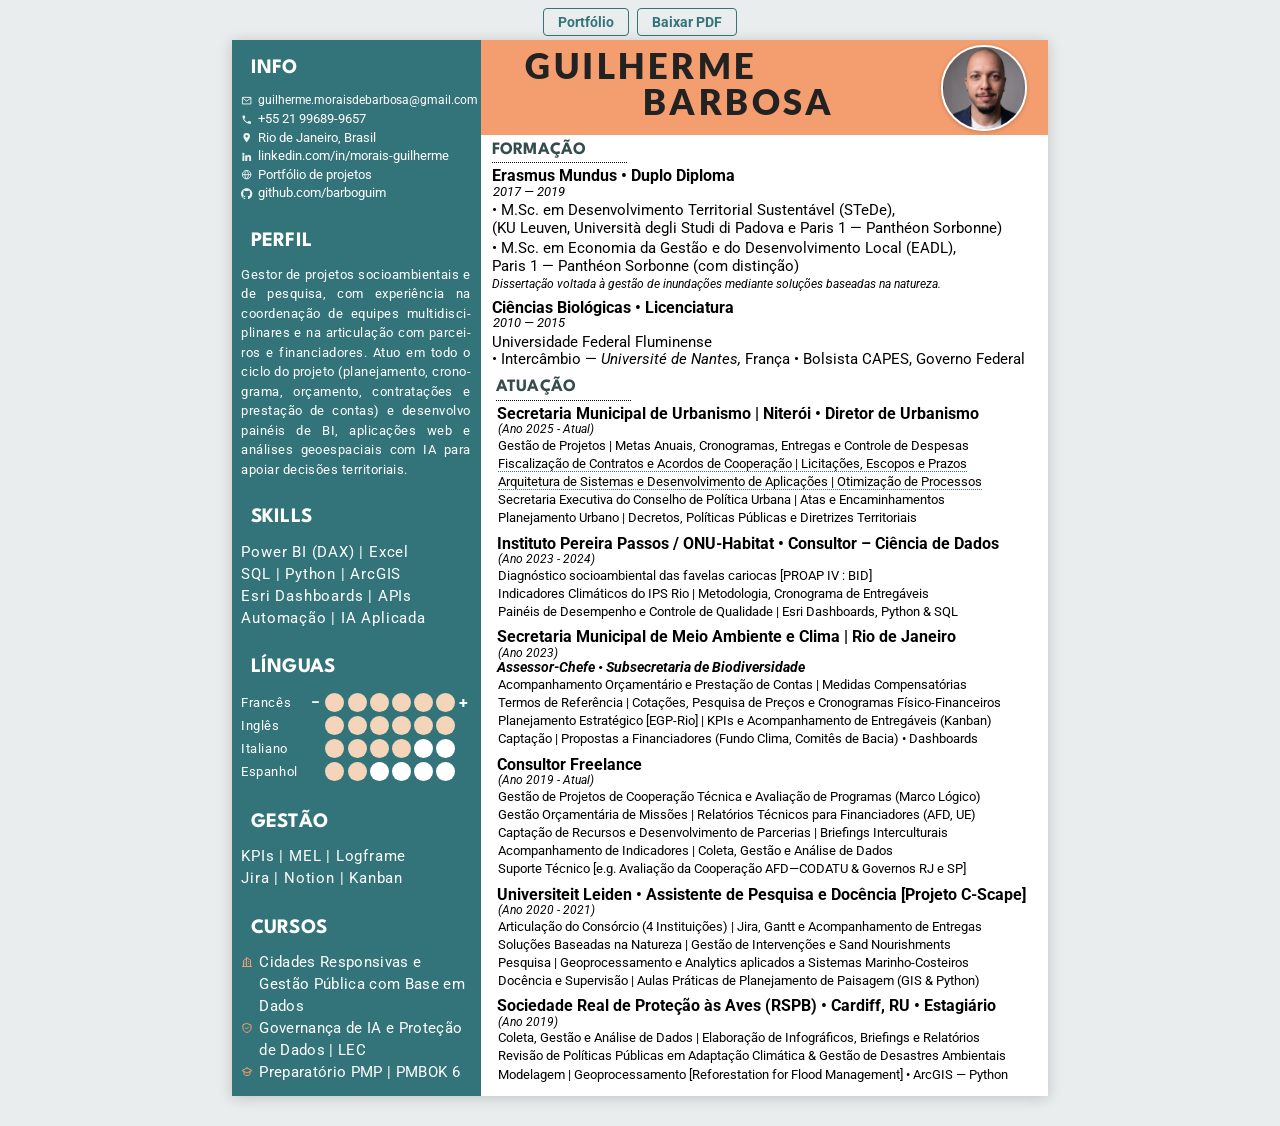
<file: index.html>
<!DOCTYPE html>
<html lang="pt-BR">
<head>
<meta charset="utf-8">
<meta name="viewport" content="width=device-width, initial-scale=1">
<title>Guilherme Barbosa – CV</title>
<meta name="author" content="Guilherme Barbosa">
<meta name="description" content="Currículo de Guilherme Barbosa: gestão de projetos socioambientais e de pesquisa, controle financeiro, contratações e BI.">
<meta name="robots" content="noindex">
<link rel="stylesheet" href="fonts.css">
<link rel="stylesheet" href="style.css">
</head>
<body>
<nav class="toolbar"><a href="projetos.html">Portfólio</a><a href="Guilherme_Barbosa_CV.pdf" download>Baixar PDF</a></nav>

<main class="page">

  <header class="top">
    <h1><span class="first">GUILHERME</span><span class="last">BARBOSA</span></h1>
    <img class="photo" src="foto.jpg" alt="Foto de Guilherme Barbosa" width="400" height="400">
  </header>

  <aside class="side">
    <section>
      <h2>INFO</h2>
      <ul class="info">
        <li><svg class="ic" viewBox="0 0 24 24" aria-hidden="true"><path d="M3 5h18v14H3z" fill="none" stroke="currentColor" stroke-width="2"/><path d="M3 6l9 7 9-7" fill="none" stroke="currentColor" stroke-width="2"/></svg><a href="mailto:guilherme.moraisdebarbosa@gmail.com">guilherme.moraisdebarbosa@gmail.com</a></li>
        <li><svg class="ic" viewBox="0 0 24 24" aria-hidden="true"><path d="M6.6 10.8a15 15 0 006.6 6.6l2.2-2.2a1 1 0 011-.25 11.4 11.4 0 003.6.57 1 1 0 011 1V20a1 1 0 01-1 1A17 17 0 013 4a1 1 0 011-1h3.5a1 1 0 011 1c0 1.25.2 2.45.57 3.57a1 1 0 01-.25 1z" fill="currentColor"/></svg>+55 21 99689-9657</li>
        <li><svg class="ic" viewBox="0 0 24 24" aria-hidden="true"><path d="M12 2a7 7 0 00-7 7c0 5.25 7 13 7 13s7-7.75 7-13a7 7 0 00-7-7zm0 9.5A2.5 2.5 0 1112 6.5a2.5 2.5 0 010 5z" fill="currentColor"/></svg>Rio de Janeiro, Brasil</li>
        <li><svg class="ic" viewBox="0 0 24 24" aria-hidden="true"><path d="M4.98 3.5a2.5 2.5 0 11-.02 5 2.5 2.5 0 01.02-5zM3 9h4v12H3zM9 9h3.8v1.7h.05c.53-1 1.83-2.05 3.77-2.05 4.03 0 4.78 2.65 4.78 6.1V21h-4v-5.6c0-1.34-.03-3.06-1.86-3.06-1.87 0-2.15 1.46-2.15 2.96V21H9z" fill="currentColor"/></svg><a href="https://www.linkedin.com/in/morais-guilherme/">linkedin.com/in/morais-guilherme</a></li>
        <li><svg class="ic" viewBox="0 0 24 24" aria-hidden="true"><circle cx="12" cy="12" r="9" fill="none" stroke="currentColor" stroke-width="2"/><path d="M3 12h18M12 3c2.5 2.7 3.8 5.7 3.8 9s-1.3 6.3-3.8 9c-2.5-2.7-3.8-5.7-3.8-9S9.5 5.7 12 3z" fill="none" stroke="currentColor" stroke-width="2"/></svg><a href="https://barboguim.github.io/cv/projetos.html">Portfólio de projetos</a></li>
        <li><svg class="ic" viewBox="0 0 24 24" aria-hidden="true"><path d="M12 .297c-6.63 0-12 5.373-12 12 0 5.303 3.438 9.8 8.205 11.385.6.113.82-.258.82-.577 0-.285-.01-1.04-.015-2.04-3.338.724-4.042-1.61-4.042-1.61C4.422 18.07 3.633 17.7 3.633 17.7c-1.087-.744.084-.729.084-.729 1.205.084 1.838 1.236 1.838 1.236 1.07 1.835 2.809 1.305 3.495.998.108-.776.417-1.305.76-1.605-2.665-.3-5.466-1.332-5.466-5.93 0-1.31.465-2.38 1.235-3.22-.135-.303-.54-1.523.105-3.176 0 0 1.005-.322 3.3 1.23.96-.267 1.98-.399 3-.405 1.02.006 2.04.138 3 .405 2.28-1.552 3.285-1.23 3.285-1.23.645 1.653.24 2.873.12 3.176.765.84 1.23 1.91 1.23 3.22 0 4.61-2.805 5.625-5.475 5.921.42.36.81 1.096.81 2.22 0 1.606-.015 2.896-.015 3.286 0 .315.21.69.825.57C20.565 22.092 24 17.592 24 12.297c0-6.627-5.373-12-12-12" fill="currentColor"/></svg><a href="https://github.com/barboguim">github.com/barboguim</a></li>
      </ul>
    </section>

    <section>
      <h2>PERFIL</h2>
      <p class="perfil">Gestor de pro&shy;je&shy;tos socio&shy;am&shy;bi&shy;en&shy;tais e de pes&shy;qui&shy;sa, com ex&shy;pe&shy;ri&shy;ên&shy;cia na coor&shy;de&shy;na&shy;ção de equipes mul&shy;ti&shy;dis&shy;ci&shy;pli&shy;na&shy;res e na ar&shy;ti&shy;cu&shy;la&shy;ção com par&shy;cei&shy;ros e fi&shy;nan&shy;ci&shy;a&shy;do&shy;res. Atuo em todo o ciclo do projeto (pla&shy;ne&shy;ja&shy;men&shy;to, cro&shy;no&shy;gra&shy;ma, or&shy;ça&shy;men&shy;to, con&shy;tra&shy;ta&shy;ções e pres&shy;ta&shy;ção de contas) e de&shy;sen&shy;vol&shy;vo painéis de BI, a&shy;pli&shy;ca&shy;ções web e análises ge&shy;o&shy;es&shy;pa&shy;ci&shy;ais com IA para apoiar de&shy;ci&shy;sões ter&shy;ri&shy;to&shy;ri&shy;ais.</p>
    </section>

    <section>
      <h2>SKILLS</h2>
      <ul class="list">
        <li>Power BI (DAX) | Excel</li>
        <li>SQL | Python | ArcGIS</li>
        <li>Esri Dashboards | APIs</li>
        <li>Automação | IA Aplicada</li>
      </ul>
    </section>

    <section>
      <h2>LÍNGUAS</h2>
      <table class="langs">
        <tr><th>Francês</th><td><span class="scale">−</span><i class="on"></i><i class="on"></i><i class="on"></i><i class="on"></i><i class="on"></i><i class="on"></i><span class="scale">+</span></td></tr>
        <tr><th>Inglês</th><td><span class="scale"></span><i class="on"></i><i class="on"></i><i class="on"></i><i class="on"></i><i class="on"></i><i class="on"></i></td></tr>
        <tr><th>Italiano</th><td><span class="scale"></span><i class="on"></i><i class="on"></i><i class="on"></i><i class="on"></i><i></i><i></i></td></tr>
        <tr><th>Espanhol</th><td><span class="scale"></span><i class="on"></i><i class="on"></i><i></i><i></i><i></i><i></i></td></tr>
      </table>
    </section>

    <section>
      <h2>GESTÃO</h2>
      <ul class="list">
        <li>KPIs | MEL | Logframe</li>
        <li>Jira | Notion | Kanban</li>
      </ul>
    </section>

    <section>
      <h2>CURSOS</h2>
      <ul class="list courses">
        <li><svg class="ic" viewBox="0 0 24 24" aria-hidden="true"><path d="M3 21h18M5 21V9l6-4v16M11 21V3l8 5v13M8 12h0M8 16h0M15 11h0M15 15h0" fill="none" stroke="currentColor" stroke-width="2" stroke-linejoin="round" stroke-linecap="round"/></svg><span>Cidades Responsivas e Gestão Pública com Base em Dados</span></li>
        <li><svg class="ic" viewBox="0 0 24 24" aria-hidden="true"><path d="M12 3l8 3v6c0 4.5-3.2 8-8 9-4.8-1-8-4.5-8-9V6zM9 12l2 2 4-4" fill="none" stroke="currentColor" stroke-width="2" stroke-linejoin="round" stroke-linecap="round"/></svg><span>Governança de IA e Proteção de Dados | LEC</span></li>
        <li><svg class="ic" viewBox="0 0 24 24" aria-hidden="true"><path d="M12 4L2 9l10 5 10-5-10-5zM6 11.5V16c0 1.5 2.7 3 6 3s6-1.5 6-3v-4.5" fill="none" stroke="currentColor" stroke-width="2" stroke-linejoin="round" stroke-linecap="round"/></svg><span>Preparatório PMP | PMBOK 6</span></li>
      </ul>
    </section>
  </aside>

  <div class="main">
    <section>
      <h2>FORMAÇÃO</h2>

      <article>
        <h3>Erasmus Mundus • Duplo Diploma</h3>
        <p class="date">2017 — 2019</p>
        <p class="edu"><b>• M.Sc. em Desenvolvimento Territorial Sustentável (STeDe),</b><br>(KU Leuven, Università degli Studi di Padova e Paris 1 — Panthéon Sorbonne)</p>
        <p class="edu"><b>• M.Sc. em Economia da Gestão e do Desenvolvimento Local (EADL),</b><br>Paris 1 — Panthéon Sorbonne (com distinção)</p>
        <p class="note">Dissertação voltada à gestão de inundações mediante soluções baseadas na natureza.</p>
      </article>

      <article>
        <h3>Ciências Biológicas • Licenciatura</h3>
        <p class="date">2010 — 2015</p>
        <p class="edu">Universidade Federal Fluminense<br>• Intercâmbio — <i>Université de Nantes,</i> França • Bolsista CAPES, Governo Federal</p>
      </article>
    </section>

    <section>
      <h2>ATUAÇÃO</h2>

      <article>
        <h3>Secretaria Municipal de Urbanismo | Niterói • Diretor de Urbanismo</h3>
        <p class="date">(Ano 2025 - Atual)</p>
        <ul>
          <li>Gestão de Projetos | Metas Anuais, Cronogramas, Entregas e Controle de Despesas</li>
          <li><span class="tip" tabindex="0">Fiscalização de Contratos e Acordos de Cooperação | Licitações, Escopos e Prazos<span class="pop" role="tooltip"><b>Contratação de Aerolevantamento</b><br>Proc. <a href="https://eciga.niteroi.rj.gov.br/#/processo/5f53372e-d757-4605-97ba-b1538c2ef7a4">9900048348/2024</a> · <i>fiscal do contrato</i><br><b>Contratação do Sistema de Licenciamento Urbanístico</b><br>Proc. <a href="https://eciga.niteroi.rj.gov.br/#/processo/46ca8a66-65f9-4b68-9f87-b5793d051609">9900168216/2025</a> · <i>Termo de Referência, comissão de julgamento e presidência da comissão da prova de conceito</i><br><a href="projetos.html">ver portfólio →</a></span></span></li>
          <li><a class="pl" href="projetos.html">Arquitetura de Sistemas e Desenvolvimento de Aplicações | Otimização de Processos</a></li>
          <li>Secretaria Executiva do Conselho de Política Urbana | Atas e Encaminhamentos</li>
          <li>Planejamento Urbano | Decretos, Políticas Públicas e Diretrizes Territoriais</li>
        </ul>
      </article>

      <article>
        <h3>Instituto Pereira Passos / ONU-Habitat • Consultor – Ciência de Dados</h3>
        <p class="date">(Ano 2023 - 2024)</p>
        <ul>
          <li>Diagnóstico socioambiental das favelas cariocas [PROAP IV : BID]</li>
          <li>Indicadores Climáticos do IPS Rio | Metodologia, Cronograma de Entregáveis</li>
          <li>Painéis de Desempenho e Controle de Qualidade | Esri Dashboards, Python &amp; SQL</li>
        </ul>
      </article>

      <article>
        <h3>Secretaria Municipal de Meio Ambiente e Clima | Rio de Janeiro</h3>
        <p class="date">(Ano 2023)</p>
        <p class="sub">Assessor-Chefe • Subsecretaria de Biodiversidade</p>
        <ul>
          <li>Acompanhamento Orçamentário e Prestação de Contas | Medidas Compensatórias</li>
          <li>Termos de Referência | Cotações, Pesquisa de Preços e Cronogramas Físico-Financeiros</li>
          <li>Planejamento Estratégico [EGP-Rio] | KPIs e Acompanhamento de Entregáveis (Kanban)</li>
          <li>Captação | Propostas a Financiadores (Fundo Clima, Comitês de Bacia) • Dashboards</li>
        </ul>
      </article>

      <article>
        <h3>Consultor Freelance</h3>
        <p class="date">(Ano 2019 - Atual)</p>
        <ul>
          <li>Gestão de Projetos de Cooperação Técnica e Avaliação de Programas (Marco Lógico)</li>
          <li>Gestão Orçamentária de Missões | Relatórios Técnicos para Financiadores (AFD, UE)</li>
          <li>Captação de Recursos e Desenvolvimento de Parcerias | Briefings Interculturais</li>
          <li>Acompanhamento de Indicadores | Coleta, Gestão e Análise de Dados</li>
          <li>Suporte Técnico [e.g. Avaliação da Cooperação AFD—CODATU &amp; Governos RJ e SP]</li>
        </ul>
      </article>

      <article>
        <h3>Universiteit Leiden • Assistente de Pesquisa e Docência [Projeto C-Scape]</h3>
        <p class="date">(Ano 2020 - 2021)</p>
        <ul>
          <li>Articulação do Consórcio (4 Instituições) | Jira, Gantt e Acompanhamento de Entregas</li>
          <li>Soluções Baseadas na Natureza | Gestão de Intervenções e Sand Nourishments</li>
          <li>Pesquisa | Geoprocessamento e Analytics aplicados a Sistemas Marinho-Costeiros</li>
          <li>Docência e Supervisão | Aulas Práticas de Planejamento de Paisagem (GIS &amp; Python)</li>
        </ul>
      </article>

      <article>
        <h3>Sociedade Real de Proteção às Aves (RSPB) • Cardiff, RU • Estagiário</h3>
        <p class="date">(Ano 2019)</p>
        <ul>
          <li>Coleta, Gestão e Análise de Dados | Elaboração de Infográficos, Briefings e Relatórios</li>
          <li>Revisão de Políticas Públicas em Adaptação Climática &amp; Gestão de Desastres Ambientais</li>
          <li>Modelagem | Geoprocessamento [Reforestation for Flood Management] • ArcGIS — Python</li>
        </ul>
      </article>
    </section>
  </div>

</main>
</body>
</html>
</file>
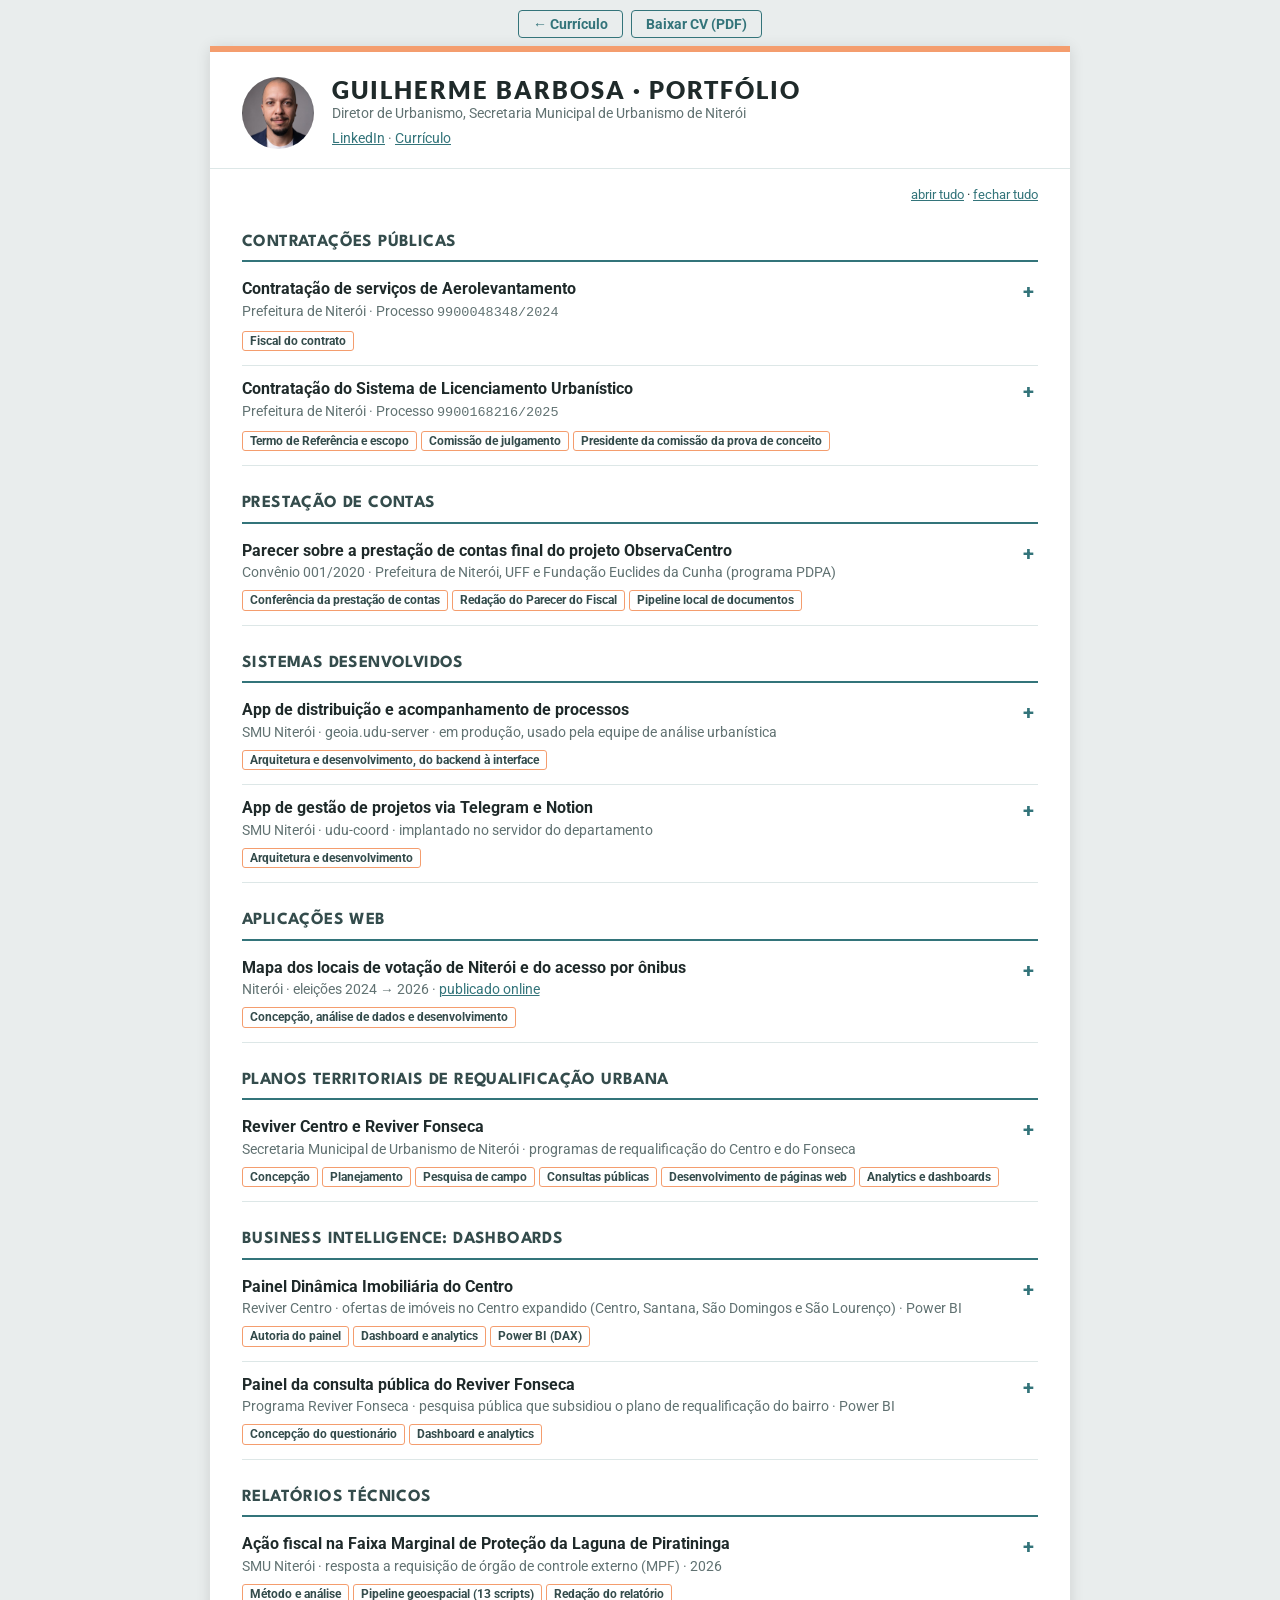
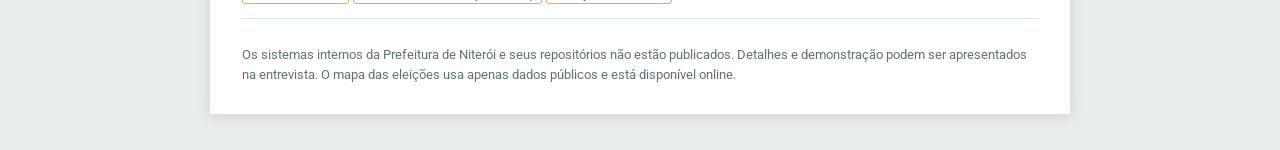
<file: projetos.html>
<!DOCTYPE html>
<html lang="pt-BR">
<head>
<meta charset="utf-8">
<meta name="viewport" content="width=device-width, initial-scale=1">
<title>Guilherme Barbosa – Portfólio</title>
<meta name="author" content="Guilherme Barbosa">
<meta name="description" content="Portfólio de Guilherme Barbosa: contratações públicas, prestação de contas, relatórios técnicos e sistemas desenvolvidos, com a metodologia de cada projeto.">
<meta name="robots" content="noindex">
<link rel="stylesheet" href="fonts.css">
<style>
:root { --teal:#33747a; --peach:#f49d6e; --heading:#344c4c; --ink:#1f2a2a; --mute:#617272; --line:#dde7e7; --soft:#f3f7f7; }
* { box-sizing:border-box; margin:0; padding:0; }
html { background:#e9eded; }
body { font-family:'Roboto',Arial,sans-serif; color:var(--ink); line-height:1.55; font-size:15px; }
a { color:var(--teal); }
.toolbar { text-align:center; padding:14px 0 10px; font-size:14px; }
.toolbar a { color:var(--teal); font-weight:700; text-decoration:none; border:1.5px solid var(--teal); border-radius:4px; padding:5px 14px; margin:0 4px; }
.toolbar a:hover { background:var(--teal); color:#fff; }
.sheet { max-width:860px; margin:0 auto 40px; background:#fff; box-shadow:0 2px 14px rgba(0,0,0,.12); }
header.top { display:flex; align-items:center; gap:18px; border-top:6px solid var(--peach); padding:24px 32px 18px; border-bottom:1px solid var(--line); }
header.top img { width:72px; height:72px; border-radius:50%; object-fit:cover; flex:none; }
header.top h1 { font-family:'Lato',sans-serif; font-weight:900; letter-spacing:2px; font-size:24px; line-height:1.15; }
header.top p { color:var(--mute); font-size:14px; }
header.top .links { margin-top:3px; font-size:14px; }
main { padding:6px 32px 28px; }
section { margin-top:24px; }
h2 { font-family:'League Spartan',sans-serif; font-weight:700; color:var(--heading); font-size:17px; letter-spacing:.4px; text-transform:uppercase; padding-bottom:5px; border-bottom:2px solid var(--teal); margin-bottom:4px; }
details { border-bottom:1px solid var(--line); }
summary { list-style:none; cursor:pointer; padding:12px 28px 12px 0; position:relative; }
summary::-webkit-details-marker { display:none; }
summary::after { content:"+"; position:absolute; right:4px; top:10px; font-size:20px; color:var(--teal); font-weight:700; }
details[open] summary::after { content:"−"; }
summary:hover h3 { color:var(--teal); }
summary h3 { font-size:16px; line-height:1.35; }
summary .meta { display:block; color:var(--mute); font-size:13.5px; margin-top:1px; }
.roles { margin-top:5px; }
.role { display:inline-block; font-size:12px; font-weight:700; color:var(--heading); border:1px solid var(--peach); border-radius:3px; padding:0 7px; margin:2px 4px 2px 0; }
.body { padding:0 0 16px; }
.body p { margin:6px 0; }
.body ul { margin:6px 0 6px 20px; }
.body li { margin:2px 0; }
.chain { margin:10px 0 4px; padding:8px 12px; background:var(--soft); border-radius:4px; font-size:13.5px; color:var(--heading); }
.chain b { font-weight:700; }
.chain .a { color:var(--peach); font-weight:700; padding:0 5px; }
.facts { display:flex; flex-wrap:wrap; gap:8px 22px; margin:10px 0 2px; font-size:13.5px; }
.facts b { display:block; font-size:20px; color:var(--teal); line-height:1.1; }
h4.fig { font-family:'League Spartan',sans-serif; color:var(--heading); font-size:14.5px; letter-spacing:.3px; text-transform:uppercase; margin:20px 0 8px; }
.flow { list-style:none; margin:0 !important; position:relative; }
.flow::before { content:""; position:absolute; left:13px; top:8px; bottom:8px; width:2px; background:var(--line); }
.flow li { display:flex; gap:12px; margin:0 0 12px !important; position:relative; font-size:14px; line-height:1.5; }
.flow .n { flex:none; width:28px; height:28px; border-radius:50%; background:var(--teal); color:#fff; font-weight:700; font-size:13px; display:flex; align-items:center; justify-content:center; position:relative; z-index:1; }
.flow li > div { flex:1; min-width:0; background:var(--soft); border-radius:6px; padding:8px 12px 10px; }
.flow b { display:block; color:var(--heading); font-size:14.5px; margin-bottom:3px; }
.flow .in, .flow .m { display:inline-block; font-size:12px; line-height:1.4; border-radius:3px; padding:1px 7px; margin:0 6px 5px 0; }
.flow .in { background:#fff; border:1px solid var(--peach); color:#8a4a24; }
.flow .m { background:var(--teal); color:#fff; font-weight:700; }
.tree { display:block; width:100%; max-width:480px; height:auto; margin:4px 0 0; }
.tree .q rect { fill:#fff; stroke:var(--teal); stroke-width:1.5; }
.tree .o rect { fill:var(--soft); stroke:#b9cccc; }
.tree .o.hot rect { fill:#fde3d3; stroke:var(--peach); stroke-width:2; }
.tree .o.hot text { font-weight:700; }
.tree text { fill:var(--ink); }
.tree .ln { stroke:var(--teal); stroke-width:1.5; fill:none; }
.tree .dl { stroke:#b9cccc; stroke-width:1.5; stroke-dasharray:3 3; fill:none; }
.tree .nt { font-size:12px; fill:var(--heading); }
.tree .lb { font-size:11.5px; fill:var(--mute); font-style:italic; }
.dv { display:grid; grid-template-columns:1fr 1fr; gap:10px; margin:4px 0 6px; }
.dv > div { border:1px solid var(--line); border-left:3px solid var(--peach); border-radius:6px; padding:9px 12px; font-size:14px; line-height:1.5; }
.dv b { display:block; color:var(--heading); font-size:14px; }
.dv p { margin:3px 0 0 !important; }
.dv + p { margin-top:14px !important; }
.vid { margin:12px 0 4px; }
.vid video { display:block; width:100%; height:auto; border-radius:6px; background:#11161c; box-shadow:0 1px 6px rgba(0,0,0,.18); }
.vid figcaption { font-size:12.5px; color:var(--mute); margin-top:5px; }
code { font-family:Consolas,monospace; font-size:.92em; background:var(--soft); padding:0 4px; border-radius:3px; }
.cap { font-size:12.5px; color:var(--mute); margin-top:4px !important; }
.pbi { margin:12px 0 4px; }
.pbi .frame { position:relative; width:100%; aspect-ratio:600/373.5; background:var(--soft); border:1px solid var(--line); border-radius:6px; overflow:hidden; }
.pbi iframe { position:absolute; inset:0; width:100%; height:100%; border:0; }
.pbi figcaption { font-size:12.5px; color:var(--mute); margin-top:5px; }
.shots { display:grid; grid-template-columns:1fr 1fr; gap:10px; margin:12px 0 4px; }
.shots figure { margin:0; }
.shots img { display:block; width:100%; height:auto; border-radius:6px; box-shadow:0 1px 6px rgba(0,0,0,.18); }
.shots figcaption { font-size:12.5px; color:var(--mute); margin-top:5px; }
.sites { display:flex; flex-wrap:wrap; gap:8px; margin:10px 0 4px; }
.sites a { display:inline-block; font-weight:700; font-size:14px; text-decoration:none; border:1.5px solid var(--teal); border-radius:4px; padding:6px 14px; }
.sites a:hover { background:var(--teal); color:#fff; }
.tools { font-size:13px; color:var(--mute); margin-top:8px; }
.proc { font-family:Consolas,monospace; }
.note { font-size:13px; color:var(--mute); margin-top:26px; }
.ctl { text-align:right; font-size:13px; margin-top:10px; }
.ctl button { background:none; border:0; color:var(--teal); cursor:pointer; font:inherit; text-decoration:underline; }
@media (max-width:640px) {
  html { background:#fff; }
  .sheet { box-shadow:none; margin-bottom:0; }
  .toolbar a { display:inline-block; padding:7px 14px; }
  header.top, main { padding-left:16px; padding-right:16px; }
  header.top { padding-top:18px; }
  header.top img { width:56px; height:56px; }
  header.top h1 { font-size:19px; letter-spacing:1px; }
  .chain { line-height:1.5; }
  .chain .a { display:block; padding:2px 0; }
  .facts { gap:10px 18px; }
  .facts > div { min-width:40%; }
  .flow li { gap:9px; }
  .dv, .shots { grid-template-columns:1fr; }
}
@media print { html { background:#fff; } .toolbar, .ctl, .vid, .pbi .frame { display:none; } .sheet { box-shadow:none; } details { break-inside:avoid; } }
</style>
</head>
<body>
<nav class="toolbar"><a href="index.html">← Currículo</a><a href="Guilherme_Barbosa_CV.pdf" download>Baixar CV (PDF)</a></nav>
<div class="sheet">
<header class="top">
  <img src="foto.jpg" alt="Foto de Guilherme Barbosa">
  <div>
    <h1>GUILHERME BARBOSA · PORTFÓLIO</h1>
    <p>Diretor de Urbanismo, Secretaria Municipal de Urbanismo de Niterói</p>
    <p class="links"><a href="https://www.linkedin.com/in/morais-guilherme/">LinkedIn</a> · <a href="index.html">Currículo</a></p>
  </div>
</header>
<main>
<div class="ctl"><button type="button" onclick="document.querySelectorAll('details').forEach(d=>d.open=true)">abrir tudo</button> · <button type="button" onclick="document.querySelectorAll('details').forEach(d=>d.open=false)">fechar tudo</button></div>

<section>
  <h2>Contratações públicas</h2>
  <details>
    <summary><h3>Contratação de serviços de Aerolevantamento</h3>
      <span class="meta">Prefeitura de Niterói · Processo <span class="proc">9900048348/2024</span></span>
      <div class="roles"><span class="role">Fiscal do contrato</span></div></summary>
    <div class="body">
      <p>Acompanhamento da execução e conferência dos produtos entregues em relação ao escopo e aos prazos contratados.</p>
      <p><a href="https://eciga.niteroi.rj.gov.br/#/processo/5f53372e-d757-4605-97ba-b1538c2ef7a4">Consultar o processo no portal público da Prefeitura →</a></p>
    </div>
  </details>
  <details>
    <summary><h3>Contratação do Sistema de Licenciamento Urbanístico</h3>
      <span class="meta">Prefeitura de Niterói · Processo <span class="proc">9900168216/2025</span></span>
      <div class="roles"><span class="role">Termo de Referência e escopo</span><span class="role">Comissão de julgamento</span><span class="role">Presidente da comissão da prova de conceito</span></div></summary>
    <div class="body">
      <p>Definição do escopo técnico, avaliação das propostas e condução da prova de conceito do sistema.</p>
      <p><a href="https://eciga.niteroi.rj.gov.br/#/processo/46ca8a66-65f9-4b68-9f87-b5793d051609">Consultar o processo no portal público da Prefeitura →</a></p>
    </div>
  </details>
</section>

<section>
  <h2>Prestação de contas</h2>
  <details>
    <summary><h3>Parecer sobre a prestação de contas final do projeto ObservaCentro</h3>
      <span class="meta">Convênio 001/2020 · Prefeitura de Niterói, UFF e Fundação Euclides da Cunha (programa PDPA)</span>
      <div class="roles"><span class="role">Conferência da prestação de contas</span><span class="role">Redação do Parecer do Fiscal</span><span class="role">Pipeline local de documentos</span></div></summary>
    <div class="body">
      <p><b>O desafio.</b> O encerramento do Plano de Trabalho 41 do PDPA, o <b>ObservaCentro</b> (cujo produto final é o <b>Atlas do Centro de Niterói</b>), dependia do Parecer do Fiscal. Emiti-lo exigia conferir a prestação de contas final contra os documentos, e a documentação era confusa: um acervo grande, espalhado e quase todo escaneado, com a despesa fora das notas. Dos 38 documentos do período, só 3 eram notas de gasto individual; o restante havia sido pago pela conta da fundação e estava registrado num razão contábil e em extratos bancários.</p>
      <p><b>A solução.</b> Um pipeline local que organizou o acervo, transcreveu os documentos, conferiu valores e saldos por código e reuniu numa lista só o que exigia revisão humana. O processo estava parado havia meses por causa dessa confusão documental; com o pipeline, o Parecer e os demais documentos de encerramento ficaram prontos em cinco dias.</p>
      <div class="facts"><div><b>93</b>PDFs recebidos</div><div><b>~800</b>páginas</div><div><b>48</b>lançamentos no razão</div><div><b>24</b>extratos bancários</div><div><b>0</b>documentos enviados à nuvem</div></div>

      <h4 class="fig">Como o pipeline funciona</h4>
      <ol class="flow">
        <li><span class="n">1</span><div><b>Triagem</b><span class="in">prestação do período</span><span class="in">prestações anteriores</span><span class="in">complementos</span><br>
          Originais preservados e separados por lote; 7 volumes (609 páginas) fora do objeto da prestação ficam de lado, registrados.</div></li>
        <li><span class="n">2</span><div><b>OCR e texto</b>
          OCRmyPDF com Tesseract em português cria a camada de texto dos escaneados. Documentos que saem quase sem texto vão para uma lista de revisão, em vez de sumirem dos totais.</div></li>
        <li><span class="n">3</span><div><b>Transcrição, um documento por vez</b><span class="m">modelo local (Qwen 2.5 7B, Ollama)</span><br>
          O modelo lê cada nota ou comprovante e preenche os campos (tipo, número, data, emitente, CNPJ, valor, itens) num JSON por documento. Tudo roda na máquina, porque o acervo tem dados bancários e pessoais.</div></li>
        <li><span class="n">4</span><div><b>Tabelas lidas por parser</b><span class="m">razão: saldo conferido linha a linha</span><br>
          O razão contábil não passa pelo modelo. Um parser lê cada lançamento e confere o saldo corrente (anterior − débito + crédito); qualquer quebra aponta a linha exata.</div></li>
        <li><span class="n">5</span><div><b>Base e conferências</b>
          SQLite e Excel com uma aba por verificação: duplicidades, documentos fora da vigência, cronologia, soma dos itens × total, checklist do plano de trabalho e entregáveis. A aba de pendências reúne o que precisa de olho humano.</div></li>
        <li><span class="n">6</span><div><b>Revisão no original</b>
          Amostra de cerca de 10% conferida contra os PDFs e 100% dos documentos de maior valor. Cada pendência leva à página do PDF onde a verificação é feita.</div></li>
        <li><span class="n">7</span><div><b>Documentos do encerramento</b>
          Parecer do Fiscal (versão para protocolo e versão com notas de auditoria), despacho, pronunciamento do ordenador de despesa e ofícios de encerramento, gerados por script a partir do mesmo conteúdo; extratos consolidados mês a mês; cada alteração registrada em changelog.</div></li>
      </ol>

      <p><b>Resultado.</b> O modelo é útil para ler documentos de formato variado; somas, comparações e saldos ficam com o código, onde podem ser verificados; e o parecer se apoia nas páginas dos documentos originais, não na saída do pipeline.</p>
      <p class="tools">Python · OCRmyPDF / Tesseract · Ollama (Qwen 2.5 7B) · SQLite · Excel · python-docx · PyMuPDF</p>
    </div>
  </details>
</section>

<section>
  <h2>Sistemas desenvolvidos</h2>
  <details>
    <summary><h3>App de distribuição e acompanhamento de processos</h3>
      <span class="meta">SMU Niterói · geoia.udu-server · em produção, usado pela equipe de análise urbanística</span>
      <div class="roles"><span class="role">Arquitetura e desenvolvimento, do backend à interface</span></div></summary>
    <div class="body">
      <p><b>O problema.</b> Ao assumir a direção, os processos chegavam por canais distintos, sem triagem nem responsável definido. A distribuição era manual, ninguém via quantos estavam parados nem há quanto tempo, e o que se aprendia resolvendo um caso difícil ficava só na memória de quem o resolveu. O app organiza esse fluxo de ponta a ponta sobre a base que a equipe já usa, o Portal ArcGIS da Prefeitura.</p>
      <figure class="vid">
        <video controls playsinline preload="none" poster="media/app-distribuicao-poster.jpg">
          <source src="media/app-distribuicao-demo.mp4" type="video/mp4">
          <a href="media/app-distribuicao-demo.mp4">Assistir à demonstração (MP4)</a>
        </video>
        <figcaption>Demonstração de 1min42, com dados fictícios: nenhum processo, pessoa ou arquivo é real.</figcaption>
      </figure>
      <div class="facts"><div><b>17</b>analistas no rodízio</div><div><b>5</b>faixas de idade do processo</div><div><b>10 dias</b>limite para “parado”</div><div><b>52</b>bairros oficiais (5 regiões)</div></div>

      <h4 class="fig">Como um processo percorre o sistema</h4>
      <ol class="flow">
        <li><span class="n">1</span><div><b>Entrada única</b><span class="in">Portal ArcGIS</span><span class="in">SEI</span><br>
          Todo processo é registrado no Portal; os que chegam pelo SEI aparecem pré-classificados, aguardando registro.</div></li>
        <li><span class="n">2</span><div><b>Distribuição por regras</b><span class="m">prévia → revisão → aprovação</span><br>
          O algoritmo propõe quem recebe cada processo (regra abaixo). A coordenação revisa a prévia antes de qualquer gravação, e cada aplicação pode ser revertida.</div></li>
        <li><span class="n">3</span><div><b>Fila de cada analista</b>
          Processos mais antigos e urgentes primeiro. A edição usa vocabulário controlado (bairros e regiões oficiais, logradouros da base pública da Prefeitura), o que acabou com variações de grafia na base.</div></li>
        <li><span class="n">4</span><div><b>Conclusão registrada</b>
          Cada conclusão entra no histórico do processo, com tipo, bairro e decisão, e alimenta a produtividade da equipe e a busca por casos parecidos.</div></li>
        <li><span class="n">5</span><div><b>Painéis de gestão</b>
          Carga atual, envelhecimento da fila, processos parados com o mesmo analista, tempos medidos por mediana e percentil 90, para que um caso extremo não distorça o retrato; relatório gerencial pronto para PDF.</div></li>
        <li><span class="n">6</span><div><b>Conhecimento</b><span class="in">espelho do servidor de arquivos</span><br>
          O servidor de arquivos é espelhado como catálogo pesquisável, e cada acesso fica ligado ao processo em que foi feito: base para recomendar reorganização das pastas, sempre só como sugestão. Dúvidas e incongruências de análise viram tickets; os resolvidos viram lições que o Assistente usa para responder com casos anteriores.</div></li>
      </ol>

      <h4 class="fig">Regra de distribuição</h4>
      <svg class="tree" viewBox="0 0 368 308" role="img" aria-label="Regra de distribuição. Fila ordenada: prazo → tipo → idade: urgentes primeiro. Quem pode receber?: especialidade, tipo e ausências do dia. Menor carga ponderada: estagiário conta em dobro. Prévia da distribuição: quem recebe cada processo, e por quê. Aprovação e aplicação: grava no Portal, auditada e reversível">
        <defs><marker id="ar2" viewBox="0 0 10 10" refX="9" refY="5" markerWidth="6" markerHeight="6" orient="auto"><path d="M0 0L10 5L0 10z" fill="#33747a"/></marker></defs>
        <g font-family="Roboto, Arial, sans-serif" font-size="13.5">
          <g class="q"><rect x="1" y="4" width="196" height="44" rx="6"/><text x="99" y="31" text-anchor="middle">Fila ordenada</text></g>
          <g class="o"><rect x="216" y="4" width="150" height="44" rx="10"/><text class="nt" x="291" y="23" text-anchor="middle">prazo → tipo → idade:</text><text class="nt" x="291" y="39" text-anchor="middle">urgentes primeiro</text></g>
          <path class="dl" d="M197 26H216"/>
          <path class="ln" marker-end="url(#ar2)" d="M99 48V66"/>
          <g class="q"><rect x="1" y="68" width="196" height="44" rx="6"/><text x="99" y="95" text-anchor="middle">Quem pode receber?</text></g>
          <g class="o"><rect x="216" y="68" width="150" height="44" rx="10"/><text class="nt" x="291" y="87" text-anchor="middle">especialidade, tipo</text><text class="nt" x="291" y="103" text-anchor="middle">e ausências do dia</text></g>
          <path class="dl" d="M197 90H216"/>
          <path class="ln" marker-end="url(#ar2)" d="M99 112V130"/>
          <g class="q"><rect x="1" y="132" width="196" height="44" rx="6"/><text x="99" y="159" text-anchor="middle">Menor carga ponderada</text></g>
          <g class="o"><rect x="216" y="132" width="150" height="44" rx="10"/><text class="nt" x="291" y="151" text-anchor="middle">estagiário conta</text><text class="nt" x="291" y="167" text-anchor="middle">em dobro</text></g>
          <path class="dl" d="M197 154H216"/>
          <path class="ln" marker-end="url(#ar2)" d="M99 176V194"/>
          <g class="q"><rect x="1" y="196" width="196" height="44" rx="6"/><text x="99" y="223" text-anchor="middle">Prévia da distribuição</text></g>
          <g class="o"><rect x="216" y="196" width="150" height="44" rx="10"/><text class="nt" x="291" y="215" text-anchor="middle">quem recebe cada</text><text class="nt" x="291" y="231" text-anchor="middle">processo, e por quê</text></g>
          <path class="dl" d="M197 218H216"/>
          <path class="ln" marker-end="url(#ar2)" d="M99 240V258"/>
          <g class="q"><rect x="1" y="260" width="196" height="44" rx="6"/><text x="99" y="287" text-anchor="middle">Aprovação e aplicação</text></g>
          <g class="o"><rect x="216" y="260" width="150" height="44" rx="10"/><text class="nt" x="291" y="279" text-anchor="middle">grava no Portal,</text><text class="nt" x="291" y="295" text-anchor="middle">auditada e reversível</text></g>
          <path class="dl" d="M197 282H216"/>
        </g>
      </svg>
      <p class="cap">Prazo do processo, tipo (Localização, depois Logradouro, depois os demais) e idade definem a ordem. Ausentes do dia não recebem processos novos.</p>

      <p class="tools">Python / Flask · Next.js · Firestore · ArcGIS Portal (API Python) · Shapely · Vercel</p>
    </div>
  </details>
  <details>
    <summary><h3>App de gestão de projetos via Telegram e Notion</h3>
      <span class="meta">SMU Niterói · udu-coord · implantado no servidor do departamento</span>
      <div class="roles"><span class="role">Arquitetura e desenvolvimento</span></div></summary>
    <div class="body">
      <p><b>O problema.</b> A equipe decide e delega pelo Telegram, e é lá que tarefas, prazos e decisões se perdem no meio da conversa. Pedir que todos mantenham um quadro no Notion à mão não funciona. O app deixa a conversa onde está e transforma a mensagem marcada em registro estruturado: basta acrescentar <code>/notion</code> à frase.</p>
      <figure class="vid">
        <video controls playsinline preload="none" poster="media/udu-coord-poster.jpg">
          <source src="media/udu-coord-demo.mp4" type="video/mp4">
          <a href="media/udu-coord-demo.mp4">Assistir à demonstração (MP4)</a>
        </video>
        <figcaption>Demonstração de 35 s, do Telegram ao quadro Entregas no Notion.</figcaption>
      </figure>

      <h4 class="fig">Do chat ao quadro do projeto</h4>
      <ol class="flow">
        <li><span class="n">1</span><div><b>Mensagem no Telegram</b><span class="in">grupos e tópicos por projeto</span><br>
          Tarefa, decisão ou marco, escritos como a equipe já escreve: “preparar o render da orla até sexta /notion”.</div></li>
        <li><span class="n">2</span><div><b>Entrada segura</b>
          Webhook por túnel Cloudflare até um servidor do departamento (Docker: n8n, serviço de agentes e túnel). O painel de administração fica atrás de autenticação.</div></li>
        <li><span class="n">3</span><div><b>Classificação</b>
          Um primeiro agente identifica o tipo de evento e a frente de projeto e encaminha ao agente especialista.</div></li>
        <li><span class="n">4</span><div><b>Interpretação</b><span class="m">modelo de linguagem + parser de reserva</span><br>
          O especialista extrai título, responsável, prazo, prioridade e projeto, em JSON validado por esquema. Se o modelo falha ou está fora do ar, parsers determinísticos assumem.</div></li>
        <li><span class="n">5</span><div><b>Validação</b>
          Responsável ou prazo ambíguos não viram palpite: a tarefa entra como rascunho a confirmar, e a origem do prazo fica registrada (explícito, inferido, ausente ou a confirmar).</div></li>
        <li><span class="n">6</span><div><b>Registro no Notion</b>
          Tarefas, decisões e marcos com link para a mensagem de origem e dependências (“bloqueado por”), que alimentam o cronograma. A confirmação volta como reação na própria mensagem.</div></li>
        <li><span class="n">7</span><div><b>Acompanhamento</b>
          Resumo diário às 8h no grupo geral e standup da sprint no canal do projeto, lidos direto do Notion.</div></li>
      </ol>

      <h4 class="fig">Como o prazo é interpretado</h4>
      <div class="dv">
        <div><b>“até 5ª feira”, “fim desta semana”</b><p>Viram data concreta, marcada como <i>prazo inferido</i>, com a frase original guardada.</p></div>
        <div><b>“o quanto antes”</b><p>Fica sem data e pede confirmação, em vez de inventar um prazo.</p></div>
        <div><b>“data final”, “encerra”, “em 10 dias”</b><p>Indicam um marco do projeto, não uma tarefa, e vão para a base de marcos.</p></div>
        <div><b>Responsável ambíguo</b><p>Com dois nomes iguais na equipe, o campo fica em branco para ser completado, em vez de o app adivinhar.</p></div>
      </div>

      <p class="tools">Python · n8n · Docker · Cloudflare Tunnel · Notion API · Telegram Bot API · Gemini (com fallback determinístico)</p>
    </div>
  </details>
</section>

<section>
  <h2>Aplicações web</h2>
  <details>
    <summary><h3>Mapa dos locais de votação de Niterói e do acesso por ônibus</h3>
      <span class="meta">Niterói · eleições 2024 → 2026 · <a href="https://mobi-pleito-2026.vercel.app">publicado online</a></span>
      <div class="roles"><span class="role">Concepção, análise de dados e desenvolvimento</span></div></summary>
    <div class="body">
      <p><b>O problema.</b> A cada eleição o TSE reorganiza seções e locais de votação, e o eleitor só descobre onde vota (e como chega lá) na véspera. O mapa compara o cadastro oficial do TSE de 2024 e de 2026 e mostra o que mudou em cada local, com a parada de ônibus mais próxima, as linhas que a atendem e a estação Nitbike mais próxima. Uma folha em formato A0 pode ser impressa para uso em reunião.</p>

      <figure class="vid">
        <a href="https://mobi-pleito-2026.vercel.app"><img src="media/mobi-pleito-mapa.jpg" alt="Mapa de Niterói com os locais de votação coloridos pela mudança entre 2024 e 2026, as linhas e paradas de ônibus e as estações Nitbike" loading="lazy" style="display:block;width:100%;height:auto;border-radius:6px;box-shadow:0 1px 6px rgba(0,0,0,.18)"></a>
        <figcaption>Captura do mapa publicado: locais por situação, paradas de ônibus, linhas e estações Nitbike. <a href="https://mobi-pleito-2026.vercel.app">Abrir o mapa interativo</a>.</figcaption>
      </figure>

      <h4 class="fig">O que o mapa responde</h4>
      <div class="dv">
        <div><b>O que mudou no local?</b><p>Cada local recebe uma situação: sem mudança, novas seções, novo local, sucessor de um local que desapareceu, local que absorveu seções ou local que não consta mais no cadastro 2026.</p></div>
        <div><b>Onde vota a minha seção?</b><p>A busca aceita nome, endereço ou bairro, a zona (<code>zona 72</code>) ou zona e seção juntas (<code>72 15</code>), inclusive para seções de locais que desapareceram.</p></div>
        <div><b>Como chego de ônibus?</b><p>Ao clicar num local, o mapa mostra só as linhas que o atendem e a parada mais próxima. As estações Nitbike aparecem com a posição informada pelo próprio Nitbike, sem bicicletas disponíveis nem vagas, que mudam o tempo todo.</p></div>
      </div>

      <p class="cap">Fontes: Cadastro de Locais de Votação do TSE (2024 e 2026); linhas e paradas do MobNit e geocodificação complementar via OpenStreetMap; base cartográfica Esri. O código é mantido em repositório privado; a versão publicada é um único arquivo estático.</p>
      <p class="tools">Python · pandas · Leaflet · dados geoespaciais · TSE · Vercel</p>
    </div>
  </details>
</section>

<section>
  <h2>Planos Territoriais de Requalificação Urbana</h2>
  <details>
    <summary><h3>Reviver Centro e Reviver Fonseca</h3>
      <span class="meta">Secretaria Municipal de Urbanismo de Niterói · programas de requalificação do Centro e do Fonseca</span>
      <div class="roles"><span class="role">Concepção</span><span class="role">Planejamento</span><span class="role">Pesquisa de campo</span><span class="role">Consultas públicas</span><span class="role">Desenvolvimento de páginas web</span><span class="role">Analytics e dashboards</span></div></summary>
    <div class="body">
      <p><b>O que são.</b> Os dois programas organizam, por território, as intervenções públicas e os instrumentos de incentivo para requalificar duas centralidades de Niterói: o <b>Centro</b> e o <b>Fonseca</b>, principal centralidade da Região Norte, estruturado pela Alameda São Boaventura. Cada um tem um portal público, que apresenta o território, o mapa das intervenções, os dados e os canais de participação.</p>
      <p><b>Minha atuação.</b> Da concepção dos planos ao produto final: planejamento, pesquisa de campo, condução das consultas públicas e desenvolvimento das páginas web, com os dados organizados em analytics e dashboards (abaixo).</p>
      <div class="sites"><a href="https://revivercentro.niteroi.rj.gov.br">Portal do Reviver Centro →</a><a href="https://reviverfonseca.niteroi.rj.gov.br">Portal do Reviver Fonseca →</a></div>
      <div class="shots">
        <figure><a href="https://revivercentro.niteroi.rj.gov.br"><img src="media/reviver-centro.jpg" alt="Página inicial do portal Reviver Centro: “Pavimentando o caminho para o futuro do Centro”" loading="lazy"></a><figcaption>Portal do Reviver Centro (página inicial).</figcaption></figure>
        <figure><a href="https://reviverfonseca.niteroi.rj.gov.br"><img src="media/reviver-fonseca.jpg" alt="Página inicial do portal Reviver Fonseca: requalificar a principal centralidade da Região Norte de Niterói" loading="lazy"></a><figcaption>Portal do Reviver Fonseca (página inicial).</figcaption></figure>
      </div>
      <h4 class="fig">O que cada portal reúne</h4>
      <div class="dv">
        <div><b>Reviver Centro</b><p>Contexto e investimentos, mapa das intervenções, habitação e economia, acesso à moradia, plano de oportunidades e participação pública, com acesso aos dashboards do Gêmeo Digital.</p></div>
        <div><b>Reviver Fonseca</b><p>Mapa do programa, obras em andamento e projetos em estudo, visão integrada do território e participação pública. Os projetos em estudo passam por consulta pública antes de virarem projeto.</p></div>
      </div>
      <p class="tools">Pesquisa de campo · consulta pública · desenvolvimento web · mapas · Power BI</p>
    </div>
  </details>
</section>

<section>
  <h2>Business Intelligence: dashboards</h2>
  <details>
    <summary><h3>Painel Dinâmica Imobiliária do Centro</h3>
      <span class="meta">Reviver Centro · ofertas de imóveis no Centro expandido (Centro, Santana, São Domingos e São Lourenço) · Power BI</span>
      <div class="roles"><span class="role">Autoria do painel</span><span class="role">Dashboard e analytics</span><span class="role">Power BI (DAX)</span></div></summary>
    <div class="body">
      <p><b>A pergunta.</b> Como se move o mercado imobiliário do Centro, mês a mês? O painel mostra a quantidade de ofertas, o valor e a área médios e o preço médio do m² por tipologia, com filtros por tipo de busca, finalidade, tipologia, logradouro e mês, e a distribuição das ofertas por faixa de valor.</p>
      <figure class="pbi">
        <div class="frame"><iframe title="Painel Dinâmica Imobiliária do Centro (agosto)" src="https://app.powerbi.com/view?r=eyJrIjoiZWMxZmUzZDYtN2E2Yy00ZDUyLWE3M2QtMWZiNTJmNjcyMWY5IiwidCI6ImRiM2MxYzY5LWUyOGMtNDNkNy04ZTFhLTk1ODNlOWU5OGE1MSJ9" loading="lazy" allowfullscreen="true"></iframe></div>
        <figcaption>Painel interativo (Power BI). <a href="https://app.powerbi.com/view?r=eyJrIjoiZWMxZmUzZDYtN2E2Yy00ZDUyLWE3M2QtMWZiNTJmNjcyMWY5IiwidCI6ImRiM2MxYzY5LWUyOGMtNDNkNy04ZTFhLTk1ODNlOWU5OGE1MSJ9">Abrir em tela cheia</a>, recomendado no celular.</figcaption>
      </figure>
      <h4 class="fig">Como os números são feitos</h4>
      <div class="dv">
        <div><b>Estoque, não lançamentos</b><p>Cada base mensal é uma foto dos anúncios ativos no mês. Um imóvel continua contado enquanto estiver anunciado.</p></div>
        <div><b>Anúncios duplicados</b><p>O mesmo imóvel em mais de um portal vira uma só oferta, quando bairro, logradouro, tipologia, quartos, vagas e área (±5%) coincidem.</p></div>
        <div><b>Anúncios descartados</b><p>Área privativa abaixo de 12 m² (exceto garagem) e preços por m² fora de mediana ± 3 desvios-padrão do segmento.</p></div>
        <div><b>Preço do m²</b><p>Média simples do preço por m² dos anúncios que sobram, não a razão entre a soma dos valores e a das áreas.</p></div>
      </div>
      <p class="cap">Série mensal de janeiro de 2025 a agosto de 2026. Fonte dos dados brutos: bases mensais de ofertas obtidas via SECOVI.</p>
      <p class="tools">Power BI · DAX · Power Query · Python · Excel</p>
    </div>
  </details>
  <details>
    <summary><h3>Painel da consulta pública do Reviver Fonseca</h3>
      <span class="meta">Programa Reviver Fonseca · pesquisa pública que subsidiou o plano de requalificação do bairro · Power BI</span>
      <div class="roles"><span class="role">Concepção do questionário</span><span class="role">Dashboard e analytics</span></div></summary>
    <div class="body">
      <p>Dados da pesquisa pública que subsidiou o plano de requalificação do bairro do Fonseca (Programa Reviver Fonseca). Concebi o questionário aplicado à população e organizei as respostas neste painel interativo, que qualquer pessoa pode explorar.</p>
      <figure class="pbi">
        <div class="frame"><iframe title="Painel da consulta pública do Reviver Fonseca" src="https://app.powerbi.com/view?r=eyJrIjoiYjQzOWMyOGMtZmE1MC00MGFkLWFmNTYtODNiZjFmMThhMzFjIiwidCI6ImRiM2MxYzY5LWUyOGMtNDNkNy04ZTFhLTk1ODNlOWU5OGE1MSJ9" loading="lazy" allowfullscreen="true"></iframe></div>
        <figcaption>Painel interativo (Power BI). <a href="https://app.powerbi.com/view?r=eyJrIjoiYjQzOWMyOGMtZmE1MC00MGFkLWFmNTYtODNiZjFmMThhMzFjIiwidCI6ImRiM2MxYzY5LWUyOGMtNDNkNy04ZTFhLTk1ODNlOWU5OGE1MSJ9">Abrir em tela cheia</a>, recomendado no celular.</figcaption>
      </figure>
      <p class="tools">Power BI · questionário · consulta pública · analytics</p>
    </div>
  </details>
</section>

<section>
  <h2>Relatórios técnicos</h2>
  <details>
    <summary><h3>Ação fiscal na Faixa Marginal de Proteção da Laguna de Piratininga</h3>
      <span class="meta">SMU Niterói · resposta a requisição de órgão de controle externo (MPF) · 2026</span>
      <div class="roles"><span class="role">Método e análise</span><span class="role">Pipeline geoespacial (13 scripts)</span><span class="role">Redação do relatório</span></div></summary>
    <div class="body">
      <p><b>A pergunta.</b> Para cada uma das 206 ações fiscais na Faixa Marginal de Proteção (FMP) da laguna: a ocupação está mesmo dentro da faixa? Tem boletim de aceite de obra? E esse aceite é <i>anterior</i> ou <i>posterior</i> ao decreto que criou a proteção? Responder caso a caso, à mão, exigiria cruzar pontos de GPS, 20 camadas de loteamentos digitalizados, dois limites legais e 36 boletins escaneados.</p>
      <div class="facts"><div><b>206</b>ações fiscais</div><div><b>20</b>camadas de lotes</div><div><b>36</b>boletins de aceite</div><div><b>195</b>mapas de detalhe</div><div><b>118</b>páginas de relatório</div></div>

      <h4 class="fig">Como o pipeline funciona</h4>
      <ol class="flow">
        <li><span class="n">1</span><div><b>Coleta</b><span class="in">Portal ArcGIS da Prefeitura · camadas privadas, via token</span><br>
          Leitura do mapa web e download paginado (REST) das 206 ações fiscais, das 20 camadas de lotes vetorizados e da FMP. O limite do Parque Natural Municipal (PARNIT) vem de um serviço público da Esri. Tudo no mesmo sistema de coordenadas.</div></li>
        <li><span class="n">2</span><div><b>Geometria</b>
          Conversão dos anéis do formato Esri para polígonos Shapely, com tratamento de furos e multipolígonos, e índice espacial (STRtree) para as buscas.</div></li>
        <li><span class="n">3</span><div><b>Ponto → lote</b><span class="m">192 por contenção</span><span class="m">14 por aproximação ≤ 12 m</span><br>
          Cada ponto é ligado ao lote que o contém; se o GPS caiu na rua, ao lote mais próximo dentro de 12 m. Lotes repetidos entre camadas são deduplicados, e lote e quadra são conferidos contra o endereço informado pelo fiscal.</div></li>
        <li><span class="n">4</span><div><b>Lote × limites legais</b><span class="in">FMP · Decreto 42.354/2010</span><span class="in">PARNIT · Decreto 11.744/2014</span><br>
          Interseção de cada lote com a FMP, com o percentual da área do lote dentro da faixa, e com o parque de proteção integral.</div></li>
        <li><span class="n">5</span><div><b>Boletins de aceite</b><span class="in">36 PDFs escaneados</span><span class="m">33 de 36 associados</span><br>
          Associação em três camadas: código do boletim registrado na ação fiscal (10), lote e quadra lidos do nome do arquivo (21), quadra e número (2). As datas são manuscritas e o OCR não é confiável: foram lidas por uma pessoa numa planilha gerada pelo próprio pipeline, que volta como entrada e recalcula tudo.</div></li>
        <li><span class="n">6</span><div><b>Classificação</b>
          Cada registro recebe uma situação legal pela regra abaixo, que compara a data do aceite com a data do decreto da FMP.</div></li>
        <li><span class="n">7</span><div><b>Produtos</b>
          Mapas de satélite por registro e de visão geral; relatório Word/PDF com ficha e mapa de cada ação fiscal; planilha de dados (registros, aceites, resumo); anexo com os 36 boletins num PDF com marcadores, referenciados no texto.</div></li>
      </ol>

      <h4 class="fig">Regra de classificação de cada registro</h4>
      <svg class="tree" viewBox="0 0 368 344" role="img" aria-label="Árvore de decisão. O registro é ZEIS? sim: ZEIS. O lote está fora da FMP? sim: Fora da FMP. Sem aceite associado? sim: Sem aceite na FMP. Algum aceite após 16/03/2010? sim: Aceite posterior à FMP. Algum aceite com data legível? sim: Aceite anterior à FMP; não: com aceite, data a confirmar.">
        <defs><marker id="ar" viewBox="0 0 10 10" refX="9" refY="5" markerWidth="6" markerHeight="6" orient="auto"><path d="M0 0L10 5L0 10z" fill="#33747a"/></marker></defs>
        <g font-family="Roboto, Arial, sans-serif" font-size="13.5">
          <g class="q"><rect x="1" y="4" width="206" height="38" rx="6"/><text x="104" y="28" text-anchor="middle">O registro é ZEIS?</text></g>
          <g class="o"><rect x="236" y="4" width="130" height="38" rx="19"/><text x="301" y="28" text-anchor="middle">ZEIS</text></g>
          <path class="ln" marker-end="url(#ar)" d="M207 23H232"/><text class="lb" x="220" y="17" text-anchor="middle">sim</text>
          <path class="ln" marker-end="url(#ar)" d="M104 42V64"/><text class="lb" x="112" y="58">não</text>
          <g class="q"><rect x="1" y="68" width="206" height="38" rx="6"/><text x="104" y="92" text-anchor="middle">O lote está fora da FMP?</text></g>
          <g class="o"><rect x="236" y="68" width="130" height="38" rx="19"/><text x="301" y="92" text-anchor="middle">Fora da FMP</text></g>
          <path class="ln" marker-end="url(#ar)" d="M207 87H232"/><text class="lb" x="220" y="81" text-anchor="middle">sim</text>
          <path class="ln" marker-end="url(#ar)" d="M104 106V128"/><text class="lb" x="112" y="122">não</text>
          <g class="q"><rect x="1" y="132" width="206" height="38" rx="6"/><text x="104" y="156" text-anchor="middle">Sem aceite associado?</text></g>
          <g class="o"><rect x="236" y="132" width="130" height="38" rx="19"/><text x="301" y="156" text-anchor="middle">Sem aceite na FMP</text></g>
          <path class="ln" marker-end="url(#ar)" d="M207 151H232"/><text class="lb" x="220" y="145" text-anchor="middle">sim</text>
          <path class="ln" marker-end="url(#ar)" d="M104 170V192"/><text class="lb" x="112" y="186">não</text>
          <g class="q"><rect x="1" y="196" width="206" height="38" rx="6"/><text x="104" y="220" text-anchor="middle">Algum aceite após 16/03/2010?</text></g>
          <g class="o hot"><rect x="236" y="196" width="130" height="38" rx="19"/><text x="301" y="220" text-anchor="middle">Aceite posterior</text></g>
          <path class="ln" marker-end="url(#ar)" d="M207 215H232"/><text class="lb" x="220" y="209" text-anchor="middle">sim</text>
          <path class="ln" marker-end="url(#ar)" d="M104 234V256"/><text class="lb" x="112" y="250">não</text>
          <g class="q"><rect x="1" y="260" width="206" height="38" rx="6"/><text x="104" y="284" text-anchor="middle">Algum aceite com data legível?</text></g>
          <g class="o"><rect x="236" y="260" width="130" height="38" rx="19"/><text x="301" y="284" text-anchor="middle">Aceite anterior</text></g>
          <path class="ln" marker-end="url(#ar)" d="M207 279H232"/><text class="lb" x="220" y="273" text-anchor="middle">sim</text>
          <text class="lb" x="8" y="338">não → com aceite, data a confirmar</text>
        </g>
      </svg>
      <p class="cap">16/03/2010 é a data do Decreto 42.354/2010, que instituiu a FMP. “Aceite posterior” = aceite emitido depois da criação da FMP. Registros ZEIS ficam fora da fiscalização e não recebem mapa de detalhe.</p>

      <p><b>Por que importa.</b> A resposta ao MPF fica auditável: cada conclusão remete a uma regra explícita e a um documento anexado. E o pipeline é reprodutível de ponta a ponta: quando chega um dado novo (uma data de aceite lida na planilha, por exemplo), o mesmo encadeamento gera de novo o relatório, a planilha e o anexo.</p>
      <p class="tools">Python · Shapely (STRtree) · ArcGIS REST · PyMuPDF · Pillow · openpyxl · Node.js (docx)</p>
      <p class="cap">O relatório é de uso interno e contém endereços ligados a ações fiscais, por isso não está publicado aqui. Os números acima são agregados.</p>
    </div>
  </details>
</section>

<p class="note">Os sistemas internos da Prefeitura de Niterói e seus repositórios não estão publicados. Detalhes e demonstração podem ser apresentados na entrevista. O mapa das eleições usa apenas dados públicos e está disponível online.</p>
</main>
</div>
</body>
</html>
</file>
<file: fonts.css>
/* Fontes auto-hospedadas (Google Fonts, licença SIL OFL 1.1), subconjunto latin */
@font-face{font-family:'Lato';font-style:normal;font-weight:900;font-display:swap;src:url('fonts/Lato-900.woff2') format('woff2');unicode-range:U+0000-00FF, U+0131, U+0152-0153, U+02BB-02BC, U+02C6, U+02DA, U+02DC, U+0304, U+0308, U+0329, U+2000-206F, U+20AC, U+2122, U+2191, U+2193, U+2212, U+2215, U+FEFF, U+FFFD;}
@font-face{font-family:'League Spartan';font-style:normal;font-weight:700;font-display:swap;src:url('fonts/LeagueSpartan-700.woff2') format('woff2');unicode-range:U+0000-00FF, U+0131, U+0152-0153, U+02BB-02BC, U+02C6, U+02DA, U+02DC, U+0304, U+0308, U+0329, U+2000-206F, U+20AC, U+2122, U+2191, U+2193, U+2212, U+2215, U+FEFF, U+FFFD;}
@font-face{font-family:'Roboto';font-style:italic;font-weight:400;font-display:swap;src:url('fonts/Roboto-400i.woff2') format('woff2');unicode-range:U+0000-00FF, U+0131, U+0152-0153, U+02BB-02BC, U+02C6, U+02DA, U+02DC, U+0304, U+0308, U+0329, U+2000-206F, U+20AC, U+2122, U+2191, U+2193, U+2212, U+2215, U+FEFF, U+FFFD;}
@font-face{font-family:'Roboto';font-style:italic;font-weight:700;font-display:swap;src:url('fonts/Roboto-700i.woff2') format('woff2');unicode-range:U+0000-00FF, U+0131, U+0152-0153, U+02BB-02BC, U+02C6, U+02DA, U+02DC, U+0304, U+0308, U+0329, U+2000-206F, U+20AC, U+2122, U+2191, U+2193, U+2212, U+2215, U+FEFF, U+FFFD;}
@font-face{font-family:'Roboto';font-style:normal;font-weight:400;font-display:swap;src:url('fonts/Roboto-400.woff2') format('woff2');unicode-range:U+0000-00FF, U+0131, U+0152-0153, U+02BB-02BC, U+02C6, U+02DA, U+02DC, U+0304, U+0308, U+0329, U+2000-206F, U+20AC, U+2122, U+2191, U+2193, U+2212, U+2215, U+FEFF, U+FFFD;}
@font-face{font-family:'Roboto';font-style:normal;font-weight:700;font-display:swap;src:url('fonts/Roboto-700.woff2') format('woff2');unicode-range:U+0000-00FF, U+0131, U+0152-0153, U+02BB-02BC, U+02C6, U+02DA, U+02DC, U+0304, U+0308, U+0329, U+2000-206F, U+20AC, U+2122, U+2191, U+2193, U+2212, U+2215, U+FEFF, U+FFFD;}
</file>
<file: style.css>
/* CV Guilherme Barbosa: reprodução do layout Canva (Carta, 612×792 pt).
   Medidas extraídas do PDF original (ver ../docs/04_cv_ajustes.md, §1). */

:root {
  --teal: #33747a;      /* coluna esquerda */
  --peach: #f49d6e;     /* faixa do nome */
  --dot: #f5d5b9;       /* bolinhas de idioma */
  --side-text: #ffffff; /* texto e títulos da coluna esquerda */
  --heading: #344c4c;   /* títulos da coluna direita */
  --name: #222222;
}

@page { size: 612pt 792pt; margin: 0; }

* { box-sizing: border-box; margin: 0; padding: 0; }

html { background: #e9eded; }
body { font-family: 'Roboto', Arial, sans-serif; color: #000; -webkit-print-color-adjust: exact; print-color-adjust: exact; }

.toolbar { text-align: center; padding: 14px 0 10px; font-size: 14px; }
.toolbar a { color: var(--teal); font-weight: 700; text-decoration: none; border: 1.5px solid var(--teal); border-radius: 4px; padding: 5px 14px; }
.toolbar a:hover { background: var(--teal); color: #fff; }

/* ---------- página ---------- */
.page {
  position: relative;
  width: 612pt; height: 792pt;
  margin: 0 auto 30px;
  background: #fff;
  overflow: hidden;
  box-shadow: 0 2px 14px rgba(0,0,0,.18);
}

/* faixa do nome */
.top {
  position: absolute; left: 187pt; top: 0; right: 0; height: 71.5pt;
  background: var(--peach);
}
.top h1 {
  font-family: 'Lato', sans-serif; font-weight: 900;
  font-size: 26.6pt; line-height: 27pt; letter-spacing: 2.6pt; color: var(--name);
}
.top .first { position: absolute; left: 33pt; top: 6pt; }
.top .last  { position: absolute; left: 121pt; top: 33pt; }

/* ---------- coluna esquerda ---------- */
.side {
  position: absolute; left: 0; top: 0; bottom: 0; width: 187pt;
  background: var(--teal); color: var(--side-text);
  padding: 14pt 8pt 0 7pt;
}
.side h2 {
  font-family: 'League Spartan', sans-serif; font-weight: 700;
  font-size: 15.4pt; letter-spacing: .2pt; line-height: 1; color: var(--side-text);
  margin: 0 0 9pt 7pt;
}
.side section { margin-bottom: 22pt; }
.side a { color: inherit; text-decoration: none; }
.info { font-size: 9.4pt; line-height: 14pt; letter-spacing: 0; }
.perfil {
  font-size: 10pt; line-height: 14.6pt; letter-spacing: .35pt;
  text-align: justify; text-justify: inter-word; hyphens: auto; -webkit-hyphens: auto;
}
.list { list-style: none; font-size: 11pt; line-height: 16.5pt; letter-spacing: .6pt; }

.courses li { display: flex; align-items: flex-start; letter-spacing: .25pt; line-height: 16.5pt; }
.courses .ic { width: 9pt; height: 9pt; flex: 0 0 9pt; margin: 3.6pt 4.5pt 0 0; color: #f49d6e; }

.langs { border-collapse: collapse; font-size: 10pt; letter-spacing: .4pt; }
.langs th { font-weight: 400; text-align: left; width: 49pt; height: 17.4pt; padding: 0; }
.langs td { padding: 0; white-space: nowrap; }
.langs .scale { display: inline-block; width: 14pt; font-weight: 700; font-size: 12pt; text-align: center; vertical-align: middle; }
.langs i {
  display: inline-block; width: 14.3pt; height: 14.3pt; border-radius: 50%;
  background: #fff; margin-right: 2.35pt; vertical-align: middle;
}
.langs i.on { background: var(--dot); }
.langs td > .scale:last-child { width: 10pt; margin-left: -1pt; }

/* ---------- coluna direita ---------- */
.main { position: absolute; left: 195pt; top: 74pt; right: 4pt; }
.main h2 {
  font-family: 'League Spartan', sans-serif; font-weight: 700;
  font-size: 13pt; line-height: 1; color: var(--heading); letter-spacing: .1pt;
  display: inline-block; padding-bottom: 2.5pt; margin-bottom: 3pt;
  border-bottom: .8pt dotted #000; min-width: 101pt;
}
.main section + section { margin-top: 2pt; }
.main section + section h2 { margin-left: 3pt; }
.main article { margin-bottom: 5.5pt; }
.main section + section article { padding-left: 3.5pt; }

.main h3 { font-weight: 700; font-size: 12pt; line-height: 13pt; }
.date { font-style: italic; font-size: 9pt; line-height: 11pt; padding-left: 1pt; }
.main section:first-child .date { font-size: 10pt; line-height: 10.5pt; }
.sub { font-style: italic; font-weight: 700; font-size: 10.2pt; line-height: 11.5pt; }
.edu { font-size: 11pt; line-height: 13.2pt; margin-top: 2.5pt; }
.edu b { font-weight: 400; }
.note { font-style: italic; font-size: 9pt; line-height: 11pt; margin-top: 1pt; }

.main ul { list-style: none; font-size: 10pt; line-height: 13.6pt; padding-left: 1pt; letter-spacing: 0; white-space: nowrap; }

/* ---------- impressão / PDF ---------- */
@media print {
  html, body { background: #fff; }
  .toolbar { display: none; }
  .page { margin: 0; box-shadow: none; }
}


/* ---------- link Projetos + pop-up dos processos (web) ---------- */
.toolbar a + a { margin-left: 8px; }
.tip { position: relative; cursor: help; border-bottom: 1px dotted var(--teal); outline: none; }
.tip .pop {
  display: none; position: absolute; left: 0; top: 100%; z-index: 10; margin-top: 4pt;
  width: 300pt; white-space: normal; font-size: 9pt; line-height: 12.5pt;
  background: #fff; color: #1d2b2b; border: 1px solid #c9dada; border-left: 3pt solid var(--peach);
  border-radius: 3pt; padding: 6pt 8pt; box-shadow: 0 4px 14px rgba(0,0,0,.18);
}
.tip .pop a { color: var(--teal); font-weight: 700; }
a.pl { color: inherit; text-decoration: none; border-bottom: 1px dotted var(--teal); }
a.pl:hover { color: var(--teal); }
.tip:hover .pop, .tip:focus .pop, .tip:focus-within .pop { display: block; }
@media print { a.pl { border-bottom: 0; } .tip { border-bottom: 0; } .tip .pop { display: none !important; } }

/* ---------- INFO com ícones + foto ---------- */
ul.info { list-style: none; }
ul.info li { white-space: nowrap; display: flex; align-items: center; }
.info .ic { width: 8.5pt; height: 8.5pt; flex: 0 0 8.5pt; margin-right: 4pt; color: #fff; opacity: .9; }
.top .photo {
  position: absolute; right: 16pt; top: 4pt; width: 64pt; height: 64pt; border-radius: 50%;
  object-fit: cover; border: 2pt solid #fff; box-shadow: 0 1px 4px rgba(0,0,0,.2);
}
ul.info li:first-child { font-size: 8.7pt; letter-spacing: -.05pt; }

/* ---------- celular / telas estreitas ----------
   Mesma identidade (faixa pêssego, coluna teal), em fluxo vertical:
   cabeçalho → INFO/PERFIL → competências em 2 colunas → formação e atuação. */
@media screen and (max-width: 840px) {
  html { background: #fff; -webkit-text-size-adjust: 100%; }
  .toolbar { padding: 10px 0; background: #fff; position: sticky; top: 0; z-index: 20; box-shadow: 0 1px 4px rgba(0,0,0,.08); }
  .toolbar a { display: inline-block; padding: 7px 16px; }
  .page { width: auto; height: auto; margin: 0; overflow: visible; box-shadow: none; }
  .top, .side, .main { position: static; left: auto; right: auto; top: auto; width: auto; }

  .top { position: relative; height: auto; min-height: 92px; padding: 16px 104px 16px 18px; }
  .top h1 { font-size: 26px; line-height: 1.15; letter-spacing: 2px; }
  .top .first, .top .last { position: static; display: block; }
  .top .last { padding-left: 1.4em; }
  .top .photo { right: 18px; top: 50%; width: 72px; height: 72px; transform: translateY(-50%); }

  .side { padding: 20px 18px 6px; display: grid; grid-template-columns: 1fr 1fr; gap: 0 18px; }
  .side section { margin-bottom: 20px; min-width: 0; }
  .side section:nth-child(-n+2) { grid-column: 1 / -1; }
  .side h2 { margin-left: 0; font-size: 18px; }
  .info { font-size: 14px; line-height: 1.9; }
  ul.info li, ul.info li:first-child { white-space: normal; font-size: 14px; letter-spacing: 0; overflow-wrap: anywhere; }
  .info .ic { width: 14px; height: 14px; flex-basis: 14px; margin-right: 9px; }
  .perfil { font-size: 15px; line-height: 1.6; letter-spacing: 0; }
  .list { font-size: 14px; line-height: 1.55; letter-spacing: .2px; }
  .list li { margin-bottom: 3px; }
  .courses .ic { width: 15px; height: 15px; flex-basis: 15px; margin: 4px 8px 0 0; }
  .langs { font-size: 13px; }
  .langs th { width: 62px; height: 24px; }
  .langs .scale { width: 10px; font-size: 13px; }
  .langs i { width: 11px; height: 11px; margin-right: 2px; }

  .main { padding: 22px 18px 28px; }
  .main h2 { font-size: 19px; min-width: 0; padding-bottom: 4px; margin-bottom: 10px; }
  .main section + section { margin-top: 18px; }
  .main section + section h2 { margin-left: 0; }
  .main section + section article { padding-left: 0; }
  .main article { margin-bottom: 18px; }
  .main h3 { font-size: 16px; line-height: 1.35; }
  .date, .main section:first-child .date { font-size: 13px; line-height: 1.4; margin: 2px 0 4px; padding-left: 0; color: #4a5b5b; }
  .sub { font-size: 14px; line-height: 1.4; margin-bottom: 4px; }
  .edu { font-size: 14.5px; line-height: 1.5; margin-top: 6px; }
  .note { font-size: 13px; line-height: 1.45; margin-top: 6px; }
  .main ul { white-space: normal; font-size: 14.5px; line-height: 1.5; padding-left: 0; }
  .main li { position: relative; padding-left: 14px; margin-bottom: 6px; }
  .main li::before { content: ""; position: absolute; left: 1px; top: .62em; width: 6px; height: 6px; border-radius: 50%; background: var(--peach); }

  /* pop-up dos processos: abre com toque (foco), em largura total */
  .tip { cursor: pointer; }
  .tip .pop { position: static; width: auto; margin: 8px 0 2px; font-size: 13.5px; line-height: 1.55; padding: 10px 12px; }
  .tip .pop a { overflow-wrap: anywhere; }
}
@media screen and (max-width: 360px) {
  .top h1 { font-size: 22px; }
  .top { padding-right: 92px; }
  .top .photo { width: 62px; height: 62px; }
  .side { grid-template-columns: 1fr; }
}
</file>
